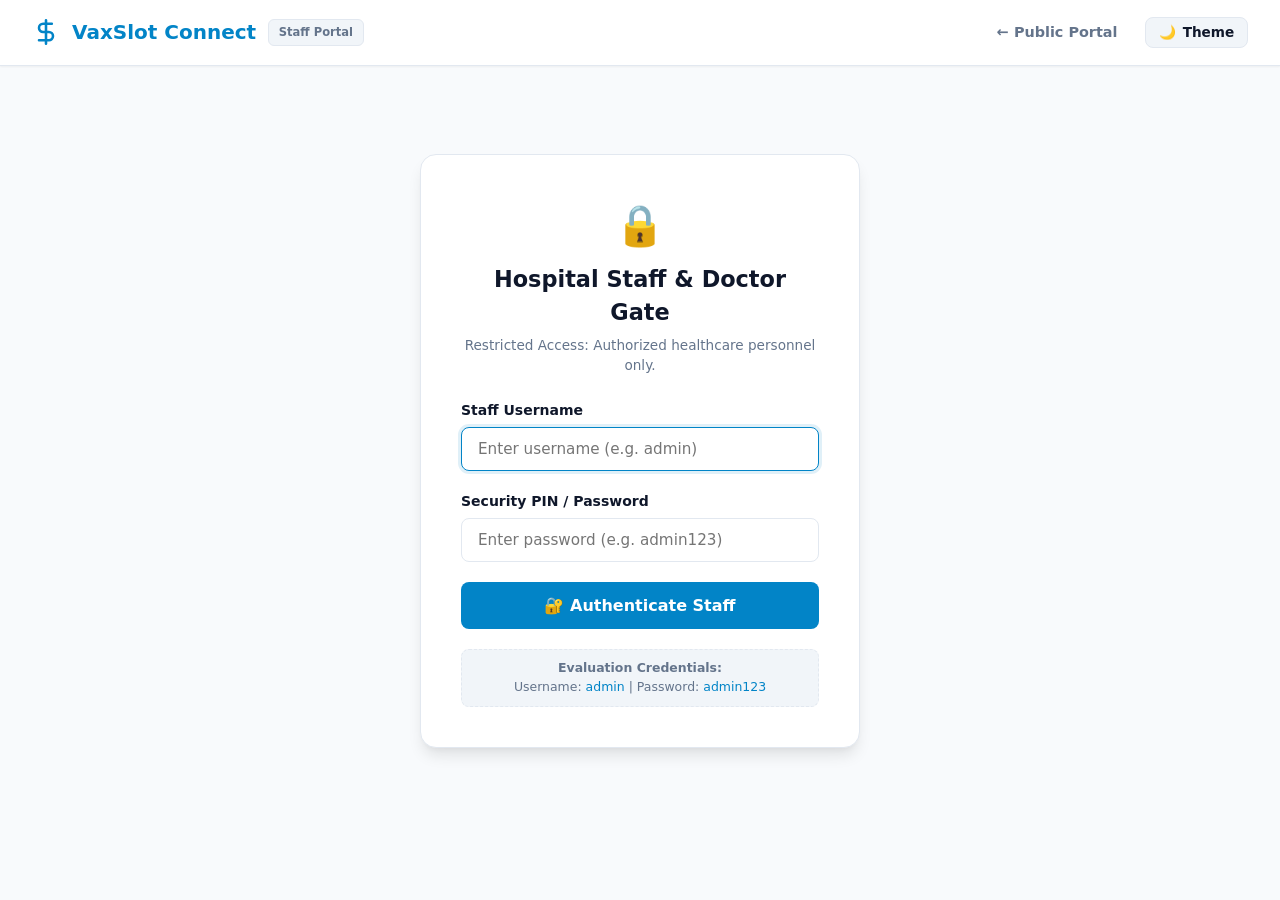
<file: web/admin.html>
<!DOCTYPE html>
<html lang="en">
<head>
  <meta charset="UTF-8">
  <meta name="viewport" content="width=device-width, initial-scale=1.0">
  <meta name="color-scheme" content="light dark">
  <script>
    try {
      const savedTheme = localStorage.getItem("color-scheme");
      if (savedTheme) {
        document.querySelector('meta[name="color-scheme"]').content = savedTheme;
      }
    } catch (e) {}
  </script>
  <title>Staff & Doctor Portal — VaxSlot Connect</title>
  <link rel="stylesheet" href="style.css">
  <style>
    .table-container {
      background: var(--bg-card);
      border-radius: var(--radius);
      border: 1px solid var(--border);
      overflow-x: auto;
      margin-top: 1rem;
      box-shadow: var(--shadow-sm);
    }
    table {
      width: 100%;
      border-collapse: collapse;
      text-align: left;
      font-size: 0.9rem;
    }
    th {
      background: var(--bg-subtle);
      padding: 0.85rem 1rem;
      font-weight: 600;
      color: var(--text-muted);
      border-bottom: 1px solid var(--border);
    }
    td {
      padding: 0.85rem 1rem;
      border-bottom: 1px solid var(--border);
      color: var(--text-main);
    }
    tr:hover {
      background: var(--bg-subtle);
    }
    .cert-card {
      border: 3px double #0284c7;
      border-radius: 12px;
      padding: 2rem;
      background: var(--bg-card);
      text-align: center;
      margin-bottom: 1.5rem;
    }
    .cert-header {
      border-bottom: 2px solid var(--border);
      padding-bottom: 1rem;
      margin-bottom: 1.5rem;
    }
    .login-container {
      max-width: 440px;
      margin: 3.5rem auto;
      background: var(--bg-card);
      padding: 2.5rem;
      border-radius: 16px;
      box-shadow: var(--shadow-lg);
      border: 1px solid var(--border);
      text-align: center;
      color: var(--text-main);
    }
    .admin-filter-bar {
      display: flex;
      justify-content: space-between;
      align-items: center;
      gap: 1rem;
      flex-wrap: wrap;
      margin-top: 1.5rem;
    }
    .admin-search-box {
      flex: 1;
      min-width: 260px;
    }
  </style>
</head>
<body>

  <!-- Navigation Bar -->
  <header class="navbar">
    <a href="index.html" class="nav-brand">
      <svg width="28" height="28" viewBox="0 0 24 24" fill="none" stroke="currentColor" stroke-width="2.2" stroke-linecap="round" stroke-linejoin="round">
        <path d="M12 2v20M17 5H9.5a3.5 3.5 0 0 0 0 7h5a3.5 3.5 0 0 1 0 7H6"/>
      </svg>
      <span>VaxSlot Connect</span>
      <span class="badge-dsa">Staff Portal</span>
    </a>
    <nav class="nav-links">
      <a href="index.html" class="nav-btn">← Public Portal</a>
      <div id="admin-user-nav" style="display: none; align-items: center; gap: 0.75rem;">
        <span class="badge badge-pincode" style="font-size: 0.8rem;">👨‍⚕️ Medical Officer (Verified)</span>
        <button class="nav-btn" onclick="handleAdminLogout()" style="background: var(--danger-light); color: var(--danger); border: 1px solid var(--border);">
          Logout
        </button>
      </div>
      <button id="theme-toggle-btn" class="theme-toggle-btn" onclick="toggleTheme()" title="Toggle Dark/Light Mode" aria-label="Toggle dark mode">
        <span class="theme-icon-light" aria-hidden="true">☀️</span>
        <span class="theme-icon-dark" aria-hidden="true">🌙</span>
        <span class="theme-text">Theme</span>
      </button>
    </nav>
  </header>

  <div class="container">

    <!-- Screen 1: Hospital Staff Login Gate -->
    <div id="admin-login-screen" class="login-container">
      <div style="font-size: 2.5rem; margin-bottom: 0.5rem;">🔒</div>
      <h2 style="font-size: 1.4rem; color: var(--text-main); margin-bottom: 0.3rem;">Hospital Staff & Doctor Gate</h2>
      <p style="font-size: 0.85rem; color: var(--text-muted); margin-bottom: 1.5rem;">
        Restricted Access: Authorized healthcare personnel only.
      </p>

      <form id="admin-login-form" onsubmit="handleAdminLogin(event)">
        <div class="form-group" style="text-align: left;">
          <label for="admin-username">Staff Username</label>
          <input type="text" id="admin-username" class="form-control" placeholder="Enter username (e.g. admin)" required autofocus>
        </div>
        <div class="form-group" style="text-align: left;">
          <label for="admin-password">Security PIN / Password</label>
          <input type="password" id="admin-password" class="form-control" placeholder="Enter password (e.g. admin123)" required>
        </div>
        <div id="admin-login-error" style="color: var(--danger); font-size: 0.85rem; margin-bottom: 1rem; display: none;"></div>

        <button type="submit" class="btn-submit" style="width: 100%;">
          🔐 Authenticate Staff
        </button>

        <div style="margin-top: 1.25rem; font-size: 0.78rem; background: var(--bg-subtle); padding: 0.6rem; border-radius: 8px; border: 1px dashed var(--border); color: var(--text-muted);">
          <strong>Evaluation Credentials:</strong><br>
          Username: <code style="color: var(--primary);">admin</code> | Password: <code style="color: var(--primary);">admin123</code>
        </div>
      </form>
    </div>

    <!-- Screen 2: Protected Admin Dashboard -->
    <div id="admin-dashboard" style="display: none;">
      <div class="hero" style="text-align: left; margin-bottom: 1.5rem; padding: 0;">
        <h1>Hospital Desk & Clinical Verification</h1>
        <p>Scan Token ID or enter Aadhaar number to verify patient arrivals, record vaccination, and generate official certificates.</p>
      </div>

      <!-- Quick Check-in & Search Box -->
      <div class="search-section" style="max-width: 720px; margin: 0 auto 2.25rem auto;">
        <h3 style="margin-bottom: 0.75rem; font-size: 1.15rem; color: var(--text-main); display: flex; align-items: center; gap: 0.4rem;">
          <span>⚡</span> Rapid Patient Check-in
        </h3>
        <p style="font-size: 0.85rem; color: var(--text-muted); margin-bottom: 1rem;">
          Type or scan the patient's Token ID (e.g., <code>VAC-2026-1001</code>) or 12-digit Aadhaar number:
        </p>
        <div style="display: flex; gap: 0.75rem;">
          <input 
            type="text" 
            id="verify-input" 
            class="form-control" 
            placeholder="Enter Token ID (e.g. VAC-2026-XXXX) or Aadhaar"
            onkeypress="if(event.key === 'Enter') verifyPatient()"
          />
          <button class="btn-submit" style="width: auto; padding: 0 1.5rem; white-space: nowrap;" onclick="verifyPatient()">
            Verify & Vaccinate
          </button>
        </div>
        <div id="verify-feedback" style="margin-top: 0.75rem; font-size: 0.9rem; display: none;"></div>
      </div>

      <!-- Visual Analytics & KPI Dashboard -->
      <div class="analytics-grid">
        <!-- Card 1: Vaccine Market Distribution -->
        <div class="analytics-card">
          <h4>💉 Vaccine Distribution</h4>
          <div class="bar-row">
            <div class="bar-label"><span>Covishield</span><span id="stat-covishield-count">0 (0%)</span></div>
            <div class="bar-track"><div id="bar-covishield" class="bar-fill blue" style="width: 0%;"></div></div>
          </div>
          <div class="bar-row">
            <div class="bar-label"><span>Covaxin</span><span id="stat-covaxin-count">0 (0%)</span></div>
            <div class="bar-track"><div id="bar-covaxin" class="bar-fill green" style="width: 0%;"></div></div>
          </div>
          <div class="bar-row">
            <div class="bar-label"><span>Pfizer</span><span id="stat-pfizer-count">0 (0%)</span></div>
            <div class="bar-track"><div id="bar-pfizer" class="bar-fill purple" style="width: 0%;"></div></div>
          </div>
        </div>

        <!-- Card 2: Age Demographics -->
        <div class="analytics-card">
          <h4>👥 Patient Age Demographics</h4>
          <div class="bar-row">
            <div class="bar-label"><span>Senior Citizens (60+) [Priority]</span><span id="stat-seniors-count">0</span></div>
            <div class="bar-track"><div id="bar-seniors" class="bar-fill amber" style="width: 0%;"></div></div>
          </div>
          <div class="bar-row">
            <div class="bar-label"><span>Adults (18 - 59)</span><span id="stat-adults-count">0</span></div>
            <div class="bar-track"><div id="bar-adults" class="bar-fill blue" style="width: 0%;"></div></div>
          </div>
          <div class="bar-row">
            <div class="bar-label"><span>Youth (12 - 17)</span><span id="stat-youth-count">0</span></div>
            <div class="bar-track"><div id="bar-youth" class="bar-fill green" style="width: 0%;"></div></div>
          </div>
        </div>

        <!-- Card 3: Appointment Operational Status -->
        <div class="analytics-card">
          <h4>📊 Operational Overview</h4>
          <div class="bar-row">
            <div class="bar-label"><span>Vaccinated (Completed)</span><span id="stat-status-vax" style="color: #059669; font-weight: bold;">0</span></div>
          </div>
          <div class="bar-row">
            <div class="bar-label"><span>Active Confirmed Bookings</span><span id="stat-status-conf" style="color: #0284c7; font-weight: bold;">0</span></div>
          </div>
          <div class="bar-row">
            <div class="bar-label"><span>Priority Waitlist</span><span id="stat-status-wait" style="color: #d97706; font-weight: bold;">0</span></div>
          </div>
          <div class="bar-row">
            <div class="bar-label"><span>Cancelled Bookings</span><span id="stat-status-canc" style="color: #dc2626; font-weight: bold;">0</span></div>
          </div>
        </div>
      </div>

      <!-- Real-Time Center Vaccine Inventory & Stock Alerts -->
      <div class="search-section" style="margin-bottom: 2rem;">
        <div style="display: flex; justify-content: space-between; align-items: center; margin-bottom: 1rem; flex-wrap: wrap; gap: 0.5rem;">
          <div>
            <h3 style="font-size: 1.15rem; color: var(--text-main); display: flex; align-items: center; gap: 0.4rem;">
              <span>📦</span> Real-time Center Stock & Inventory Monitor
            </h3>
            <p style="font-size: 0.82rem; color: var(--text-muted);">Live dose quotas across all hospital hubs. Automatic alerts when stock drops below 8 doses.</p>
          </div>
          <button class="nav-btn" onclick="loadAdminInventory()" style="border: 1px solid var(--border); font-size: 0.8rem; cursor: pointer;">
            🔄 Refresh Stock
          </button>
        </div>
        <div id="admin-inventory-grid" style="display: grid; grid-template-columns: repeat(auto-fit, minmax(280px, 1fr)); gap: 1rem;">
          <!-- Dynamically populated -->
        </div>
      </div>

      <!-- Appointments Filter & Actions Bar -->
      <div class="admin-filter-bar">
        <div class="admin-search-box">
          <input 
            type="text" 
            id="admin-table-search" 
            class="form-control" 
            placeholder="🔍 Filter records by Patient, Token, ID or Hospital..." 
            oninput="filterAppointmentsTable()"
          />
        </div>
        <div style="display: flex; gap: 0.5rem; align-items: center; flex-wrap: wrap;">
          <button class="btn-submit" onclick="openWalkinModal()" style="width: auto; padding: 0.5rem 1rem; font-size: 0.85rem; background: var(--success-dark); display: inline-flex; align-items: center; gap: 0.4rem;">
            <span>⚡</span> Emergency Walk-in
          </button>
          <button class="nav-btn" onclick="openCapacityModal()" style="border: 1px solid var(--border); background: var(--bg-card); color: var(--text-main); cursor: pointer; display: inline-flex; align-items: center; gap: 0.4rem;">
            <span>📦</span> Manage Quotas
          </button>
          <button class="nav-btn primary" onclick="exportAuditCsv()" style="cursor: pointer; display: inline-flex; align-items: center; gap: 0.4rem;">
            📥 Export CSV
          </button>
          <button class="nav-btn" onclick="refreshAdminData()" style="border: 1px solid var(--border); cursor: pointer;">
            🔄 Refresh
          </button>
        </div>
      </div>

      <!-- Appointments Table -->
      <div class="table-container">
        <table>
          <thead>
            <tr>
              <th>Token ID</th>
              <th>Patient Name</th>
              <th>Age</th>
              <th>Hospital & Pincode</th>
              <th>Vaccine & Dose</th>
              <th>Slot Time</th>
              <th>Status</th>
              <th>Actions</th>
            </tr>
          </thead>
          <tbody id="appointments-tbody">
            <tr><td colspan="8" style="text-align: center; color: var(--text-muted);">Loading appointments...</td></tr>
          </tbody>
        </table>
      </div>
    </div>

  </div>

  <!-- Digital Vaccination Certificate Modal -->
  <div id="cert-modal" class="modal-overlay">
    <div class="modal-content" style="max-width: 580px;">
      <div class="modal-header">
        <h3 style="color: var(--primary);">Official Digital Certificate</h3>
        <button class="modal-close" onclick="closeCertModal()">&times;</button>
      </div>

      <div id="printable-certificate" class="cert-card">
        <div class="cert-header">
          <div style="font-size: 1.4rem; font-weight: 800; color: var(--text-main);">GOVERNMENT HEALTH AUTHORITY</div>
          <p style="font-size: 0.85rem; color: var(--text-muted);">Certificate for Infectious Disease Immunization</p>
        </div>

        <div style="margin-bottom: 1.5rem;">
          <span class="badge badge-available" style="font-size: 0.9rem; padding: 0.35rem 0.8rem;">VACCINATION COMPLETED</span>
        </div>

        <div class="receipt-details">
          <div class="receipt-row"><span>Beneficiary Name:</span><strong id="cert-patient-name">--</strong></div>
          <div class="receipt-row"><span>Aadhaar / ID:</span><span id="cert-patient-id">--</span></div>
          <div class="receipt-row"><span>Age / Gender:</span><span id="cert-age">--</span></div>
          <div class="receipt-row"><span>Vaccine Name:</span><strong id="cert-vaccine">--</strong></div>
          <div class="receipt-row"><span>Vaccination Center:</span><span id="cert-center">--</span></div>
          <div class="receipt-row"><span>Date & Timestamp:</span><span id="cert-date">--</span></div>
          <div class="receipt-row"><span>Certificate Token:</span><strong id="cert-token">--</strong></div>
        </div>

        <div id="cert-qr-box" class="qr-box" style="margin-top: 1.25rem;"></div>
        <p style="font-size: 0.72rem; color: var(--text-muted); margin-top: 0.5rem;">Secure Digitally Verifiable QR Code</p>
      </div>

      <div style="display: flex; gap: 0.75rem;">
        <button class="btn-submit" onclick="window.print()" style="background: var(--primary);">🖨️ Print Certificate</button>
        <button class="btn-submit" onclick="closeCertModal()" style="background: var(--bg-subtle); color: var(--text-main); border: 1px solid var(--border);">Close</button>
      </div>
    </div>
  </div>

  <!-- Emergency Walk-in Direct Registration Modal -->
  <div id="walkin-modal" class="modal-overlay">
    <div class="modal-content" style="max-width: 520px;">
      <div class="modal-header">
        <div>
          <h3 style="font-size: 1.25rem; font-weight: 700; color: var(--text-main);">⚡ Direct Walk-in Registration</h3>
          <p style="font-size: 0.85rem; color: var(--text-muted);">Emergency on-site patient intake & immediate vaccination</p>
        </div>
        <button class="modal-close" onclick="closeWalkinModal()">&times;</button>
      </div>

      <form id="walkin-form" onsubmit="submitAdminWalkin(event)">
        <div class="form-group">
          <label for="walkin-name">Patient Full Name *</label>
          <input type="text" id="walkin-name" class="form-control" placeholder="e.g. Ramesh Chandra" required>
        </div>

        <div class="form-group">
          <label for="walkin-id">Aadhaar / Govt ID *</label>
          <input type="text" id="walkin-id" class="form-control" placeholder="12-digit Aadhaar / ID" required>
        </div>

        <div style="display: grid; grid-template-columns: 1fr 1fr; gap: 1rem;">
          <div class="form-group">
            <label for="walkin-age">Age *</label>
            <input type="number" id="walkin-age" class="form-control" placeholder="Years" min="12" max="115" required>
          </div>
          <div class="form-group">
            <label for="walkin-phone">Mobile Phone</label>
            <input type="tel" id="walkin-phone" class="form-control" placeholder="10-digit number">
          </div>
        </div>

        <div style="display: grid; grid-template-columns: 1fr 1fr; gap: 1rem;">
          <div class="form-group">
            <label for="walkin-center">Hospital Center *</label>
            <select id="walkin-center" class="form-control" required onchange="updateWalkinSlotOptions()">
              <option value="C1">AIIMS New Delhi (Covishield)</option>
              <option value="C2">Max Super Speciality Saket (Covaxin)</option>
              <option value="C3">Apollo Hospital Bengaluru (Pfizer)</option>
              <option value="C4">Manipal Hospital Bengaluru (Covishield)</option>
              <option value="C5">Lilavati Hospital Mumbai (Covaxin)</option>
            </select>
          </div>
          <div class="form-group">
            <label for="walkin-dose">Dose *</label>
            <select id="walkin-dose" class="form-control">
              <option value="1">Dose 1 (Initial)</option>
              <option value="2">Dose 2 (Follow-up)</option>
            </select>
          </div>
        </div>

        <div class="form-group" style="background: var(--bg-subtle); padding: 0.75rem; border-radius: 8px; border: 1px solid var(--border);">
          <label style="display: flex; align-items: center; gap: 0.5rem; margin-bottom: 0; cursor: pointer;">
            <input type="checkbox" id="walkin-autovaccinate" checked style="width: 18px; height: 18px;">
            <span style="font-size: 0.85rem; font-weight: 600; color: var(--success-dark);">Administer & mark as VACCINATED immediately (Issue Certificate Now)</span>
          </label>
        </div>

        <div style="display: flex; gap: 0.75rem; margin-top: 1rem;">
          <button type="submit" class="btn-submit" style="background: var(--success-dark); flex: 2;">
            ⚡ Complete Walk-in Registration
          </button>
          <button type="button" class="btn-submit" onclick="closeWalkinModal()" style="background: var(--bg-subtle); color: var(--text-main); border: 1px solid var(--border); flex: 1;">
            Cancel
          </button>
        </div>
      </form>
    </div>
  </div>

  <!-- Slot Capacity & Quota Manager Modal -->
  <div id="capacity-modal" class="modal-overlay">
    <div class="modal-content" style="max-width: 650px;">
      <div class="modal-header">
        <div>
          <h3 style="font-size: 1.25rem; font-weight: 700; color: var(--text-main);">📦 Center Slot Quota Manager</h3>
          <p style="font-size: 0.85rem; color: var(--text-muted);">Increase available doses. Waiting patients will be automatically scheduled!</p>
        </div>
        <button class="modal-close" onclick="closeCapacityModal()">&times;</button>
      </div>

      <div id="capacity-center-list" style="display: flex; flex-direction: column; gap: 1rem;">
        <!-- Filled dynamically -->
      </div>
    </div>
  </div>

  <!-- Cancellation Confirmation Modal -->
  <div id="cancel-modal" class="modal-overlay">
    <div class="modal-content" style="max-width: 440px;">
      <div class="confirm-box">
        <div class="confirm-icon">⚠️</div>
        <div class="confirm-title">Cancel Appointment?</div>
        <div id="cancel-modal-msg" class="confirm-text">
          Are you sure you want to cancel this booking? If there are waitlisted patients, the slot will be automatically reallocated.
        </div>
        <div class="confirm-actions">
          <button id="cancel-confirm-btn" class="btn-submit" style="background: var(--danger); flex: 1;">
            Yes, Cancel Booking
          </button>
          <button class="btn-submit" onclick="closeCancelModal()" style="background: var(--bg-subtle); color: var(--text-main); border: 1px solid var(--border); flex: 1;">
            Keep Appointment
          </button>
        </div>
      </div>
    </div>
  </div>

  <!-- Toast Notification Floating Container -->
  <div id="toast-container" class="toast-container"></div>

  <script src="qrcode.min.js"></script>
  <script src="app.js"></script>
  <script>
    window.addEventListener('DOMContentLoaded', () => {
      checkAdminAuth();
    });
  </script>
</body>
</html>
</file>
<file: web/style.css>
:root {
  /* MANDATORY: Color-scheme root declaration supporting light and dark */
  color-scheme: light dark;

  --primary: #0284c7;
  --primary-dark: #0369a1;
  --primary-light: light-dark(#e0f2fe, #082f49);
  --success: #10b981;
  --success-dark: #059669;
  --success-light: light-dark(#d1fae5, #064e3b);
  --warning: #f59e0b;
  --warning-light: light-dark(#fef3c7, #451a03);
  --danger: #ef4444;
  --danger-light: light-dark(#fee2e2, #7f1d1d);
  --bg-main: light-dark(#f8fafc, #0b1120);
  --bg-card: light-dark(#ffffff, #1e293b);
  --bg-subtle: light-dark(#f1f5f9, #151e2e);
  --text-main: light-dark(#0f172a, #f1f5f9);
  --text-muted: light-dark(#64748b, #94a3b8);
  --border: light-dark(#e2e8f0, #334155);
  --border-focus: #38bdf8;
  --shadow-sm: 0 1px 2px 0 rgba(0, 0, 0, 0.05);
  --shadow-md: 0 4px 6px -1px rgba(0, 0, 0, 0.08), 0 2px 4px -2px rgba(0, 0, 0, 0.05);
  --shadow-lg: 0 10px 15px -3px rgba(0, 0, 0, 0.1), 0 4px 6px -4px rgba(0, 0, 0, 0.06);
  --shadow-xl: 0 20px 25px -5px rgba(0, 0, 0, 0.1), 0 8px 10px -6px rgba(0, 0, 0, 0.05);
  --radius: 12px;
  --radius-lg: 16px;
  accent-color: var(--primary);

  /* Override mappings when meta[name="color-scheme"] is explicitly set to dark */
  &:has(> head > meta[name="color-scheme"][content="dark"]) {
    color-scheme: dark;
    --bg-main: #0b1120;
    --bg-card: #1e293b;
    --bg-subtle: #151e2e;
    --text-main: #f1f5f9;
    --text-muted: #94a3b8;
    --border: #334155;
    --primary-light: #082f49;
    --success-light: #064e3b;
    --warning-light: #451a03;
    --danger-light: #7f1d1d;
  }

  /* Override mappings when meta[name="color-scheme"] is explicitly set to light */
  &:has(> head > meta[name="color-scheme"][content="light"]) {
    color-scheme: light;
    --bg-main: #f8fafc;
    --bg-card: #ffffff;
    --bg-subtle: #f1f5f9;
    --text-main: #0f172a;
    --text-muted: #64748b;
    --border: #e2e8f0;
    --primary-light: #e0f2fe;
    --success-light: #d1fae5;
    --warning-light: #fef3c7;
    --danger-light: #fee2e2;
  }
}

/* System dark theme preference fallback for broad browser support */
@media (prefers-color-scheme: dark) {
  :root:not(:has(> head > meta[name="color-scheme"][content="light"])) {
    --bg-main: #0b1120;
    --bg-card: #1e293b;
    --bg-subtle: #151e2e;
    --text-main: #f1f5f9;
    --text-muted: #94a3b8;
    --border: #334155;
    --primary-light: #082f49;
    --success-light: #064e3b;
    --warning-light: #451a03;
    --danger-light: #7f1d1d;
  }
}

* {
  margin: 0;
  padding: 0;
  box-sizing: border-box;
  font-family: 'Segoe UI', system-ui, -apple-system, BlinkMacSystemFont, Roboto, sans-serif;
}

body {
  background-color: var(--bg-main);
  color: var(--text-main);
  min-height: 100vh;
  display: flex;
  flex-direction: column;
  line-height: 1.5;
  transition: background-color 0.25s ease, color 0.25s ease;
}

/* Navbar */
.navbar {
  background: var(--bg-card);
  border-bottom: 1px solid var(--border);
  padding: 0.85rem 2rem;
  display: flex;
  justify-content: space-between;
  align-items: center;
  position: sticky;
  top: 0;
  z-index: 100;
  box-shadow: var(--shadow-sm);
}

.nav-brand {
  display: flex;
  align-items: center;
  gap: 0.75rem;
  font-size: 1.25rem;
  font-weight: 700;
  color: var(--primary);
  text-decoration: none;
}

.nav-brand span.badge-dsa {
  background: var(--bg-subtle);
  color: var(--text-muted);
  font-size: 0.72rem;
  padding: 0.25rem 0.6rem;
  border-radius: 6px;
  font-weight: 600;
  border: 1px solid var(--border);
}

.nav-links {
  display: flex;
  gap: 0.75rem;
  align-items: center;
}

.nav-btn {
  text-decoration: none;
  font-size: 0.9rem;
  font-weight: 600;
  padding: 0.5rem 1rem;
  border-radius: 8px;
  transition: all 0.2s ease;
  color: var(--text-muted);
  cursor: pointer;
  border: none;
  background: transparent;
  display: inline-flex;
  align-items: center;
  gap: 0.4rem;
}

.nav-btn:hover, .nav-btn.active {
  color: var(--primary);
  background: var(--primary-light);
}

.nav-btn.primary {
  background: var(--primary);
  color: white;
}

.nav-btn.primary:hover {
  background: var(--primary-dark);
}

/* Theme Toggle Button (Light / Dark Mode Switcher) */
.theme-toggle-btn {
  display: inline-flex;
  align-items: center;
  gap: 0.4rem;
  background: var(--bg-subtle);
  color: var(--text-main);
  border: 1px solid var(--border);
  padding: 0.42rem 0.8rem;
  border-radius: 8px;
  cursor: pointer;
  font-size: 0.85rem;
  font-weight: 600;
  transition: all 0.2s ease;
  user-select: none;
}

.theme-toggle-btn:hover {
  border-color: var(--primary);
  background: var(--primary-light);
  color: var(--primary-dark);
}

.theme-toggle-btn .theme-icon-light {
  display: none;
}
.theme-toggle-btn .theme-icon-dark {
  display: inline-block;
}

/* Branching for dark mode */
:root:has(> head > meta[name="color-scheme"][content="dark"]) .theme-toggle-btn .theme-icon-light {
  display: inline-block;
}
:root:has(> head > meta[name="color-scheme"][content="dark"]) .theme-toggle-btn .theme-icon-dark {
  display: none;
}

@media (prefers-color-scheme: dark) {
  :root:not(:has(> head > meta[name="color-scheme"][content="light"])) .theme-toggle-btn .theme-icon-light {
    display: inline-block;
  }
  :root:not(:has(> head > meta[name="color-scheme"][content="light"])) .theme-toggle-btn .theme-icon-dark {
    display: none;
  }
}

/* Main Container */
.container {
  max-width: 1200px;
  margin: 0 auto;
  padding: 2rem 1.5rem;
  flex: 1;
  width: 100%;
}

/* Welcome Hero */
.hero {
  text-align: center;
  margin-bottom: 2rem;
  padding: 1.5rem 1rem 0 1rem;
}

.hero-pill {
  display: inline-flex;
  align-items: center;
  gap: 0.4rem;
  background: var(--primary-light);
  color: var(--primary-dark);
  padding: 0.35rem 0.85rem;
  border-radius: 9999px;
  font-size: 0.82rem;
  font-weight: 600;
  margin-bottom: 0.75rem;
}

.hero h1 {
  font-size: 2.25rem;
  font-weight: 800;
  color: var(--text-main);
  margin-bottom: 0.6rem;
  letter-spacing: -0.02em;
}

.hero p {
  color: var(--text-muted);
  font-size: 1.1rem;
  max-width: 680px;
  margin: 0 auto;
}

/* How It Works - 3 Step Visual Guide */
.how-it-works-grid {
  display: grid;
  grid-template-columns: repeat(3, 1fr);
  gap: 1.25rem;
  margin: 2rem 0 2.5rem 0;
}

.step-card {
  background: var(--bg-card);
  border: 1px solid var(--border);
  border-radius: var(--radius);
  padding: 1.25rem 1.25rem 1.25rem 1.25rem;
  box-shadow: var(--shadow-sm);
  display: flex;
  align-items: flex-start;
  gap: 1rem;
  position: relative;
  transition: all 0.2s ease;
}

.step-card:hover {
  transform: translateY(-2px);
  box-shadow: var(--shadow-md);
  border-color: var(--border-focus);
}

.step-badge-num {
  width: 38px;
  height: 38px;
  border-radius: 10px;
  background: var(--primary-light);
  color: var(--primary);
  display: flex;
  align-items: center;
  justify-content: center;
  font-size: 1.15rem;
  font-weight: 700;
  flex-shrink: 0;
}

.step-card-content h3 {
  font-size: 0.95rem;
  font-weight: 700;
  color: var(--text-main);
  margin-bottom: 0.25rem;
}

.step-card-content p {
  font-size: 0.82rem;
  color: var(--text-muted);
  line-height: 1.4;
}

/* Live Stats */
.stats-grid {
  display: grid;
  grid-template-columns: repeat(auto-fit, minmax(200px, 1fr));
  gap: 1.25rem;
  margin-bottom: 2.25rem;
}

.stat-card {
  background: var(--bg-card);
  padding: 1.25rem;
  border-radius: var(--radius);
  border: 1px solid var(--border);
  box-shadow: var(--shadow-sm);
  display: flex;
  align-items: center;
  gap: 1rem;
  transition: transform 0.2s ease;
}

.stat-card:hover {
  transform: translateY(-2px);
  box-shadow: var(--shadow-md);
}

.stat-icon {
  width: 48px;
  height: 48px;
  border-radius: 10px;
  display: flex;
  align-items: center;
  justify-content: center;
  font-size: 1.5rem;
}

.stat-icon.blue { background: var(--primary-light); color: var(--primary); }
.stat-icon.green { background: var(--success-light); color: var(--success); }
.stat-icon.amber { background: var(--warning-light); color: var(--warning); }
.stat-icon.purple { background: #f3e8ff; color: #9333ea; }

.stat-info h3 {
  font-size: 1.6rem;
  font-weight: 700;
  color: var(--text-main);
  line-height: 1.2;
}

.stat-info p {
  font-size: 0.82rem;
  color: var(--text-muted);
  font-weight: 500;
}

/* Search Box & Quick Filter Section */
.search-section {
  background: var(--bg-card);
  padding: 1.5rem;
  border-radius: var(--radius);
  border: 1px solid var(--border);
  box-shadow: var(--shadow-sm);
  margin-bottom: 2rem;
}

.search-bar-wrapper {
  position: relative;
  display: flex;
  gap: 0.75rem;
  align-items: stretch;
}

.search-input-box {
  position: relative;
  flex: 1;
  display: flex;
  align-items: center;
}

.search-input-box span.search-icon-inside {
  position: absolute;
  left: 1rem;
  font-size: 1.1rem;
  color: #94a3b8;
  pointer-events: none;
}

.search-input {
  width: 100%;
  padding: 0.85rem 2.5rem 0.85rem 2.85rem;
  font-size: 1rem;
  border: 2px solid var(--border);
  border-radius: 10px;
  outline: none;
  transition: all 0.2s ease;
  background: var(--bg-subtle);
  color: var(--text-main);
}

.search-input:focus {
  border-color: var(--primary);
  background: var(--bg-card);
  box-shadow: 0 0 0 3px rgba(2, 132, 199, 0.15);
}

.search-clear-btn {
  position: absolute;
  right: 0.85rem;
  background: none;
  border: none;
  font-size: 1.1rem;
  color: #94a3b8;
  cursor: pointer;
  display: none;
  padding: 0.2rem;
}

.search-clear-btn:hover {
  color: var(--text-main);
}

.btn-search-action {
  padding: 0.85rem 1.35rem;
  border-radius: 10px;
  font-size: 0.95rem;
  font-weight: 600;
  cursor: pointer;
  border: none;
  transition: all 0.2s ease;
  display: inline-flex;
  align-items: center;
  gap: 0.4rem;
  white-space: nowrap;
}

.btn-nearest {
  background: var(--text-main);
  color: var(--bg-main);
}

.btn-nearest:hover {
  background: var(--primary);
  color: #ffffff;
  transform: translateY(-1px);
}

.btn-reset {
  background: var(--bg-subtle);
  color: var(--text-main);
  border: 1px solid var(--border);
}

.btn-reset:hover {
  background: var(--primary-light);
  color: var(--primary-dark);
}

/* Quick Filter Chips */
.quick-filter-bar {
  display: flex;
  align-items: center;
  gap: 0.5rem;
  margin-top: 1rem;
  flex-wrap: wrap;
}

.filter-label {
  font-size: 0.82rem;
  font-weight: 600;
  color: var(--text-muted);
  margin-right: 0.25rem;
}

.filter-chip {
  background: var(--bg-subtle);
  border: 1px solid var(--border);
  border-radius: 9999px;
  padding: 0.35rem 0.85rem;
  font-size: 0.82rem;
  font-weight: 600;
  color: var(--text-muted);
  cursor: pointer;
  transition: all 0.2s ease;
  user-select: none;
}

.filter-chip:hover {
  border-color: var(--primary);
  color: var(--primary);
  background: var(--primary-light);
}

.filter-chip.active {
  background: var(--primary);
  color: #ffffff;
  border-color: var(--primary);
}

/* Live Postal API Auto-Detection Card */
.pincode-detected-card {
  margin-top: 1rem;
  background: var(--primary-light);
  border: 1.5px solid var(--border);
  border-radius: 10px;
  padding: 0.85rem 1.15rem;
  display: flex;
  align-items: center;
  gap: 0.85rem;
  box-shadow: var(--shadow-sm);
  animation: fadeInDown 0.25s ease-out;
}

@keyframes fadeInDown {
  from { opacity: 0; transform: translateY(-6px); }
  to { opacity: 1; transform: translateY(0); }
}

.pincode-detected-icon {
  font-size: 1.75rem;
  line-height: 1;
}

.pincode-detected-info {
  flex: 1;
}

.pincode-detected-title {
  font-size: 0.95rem;
  font-weight: 700;
  color: var(--primary);
}

.pincode-detected-sub {
  font-size: 0.82rem;
  color: var(--text-muted);
  margin-top: 0.15rem;
}

.search-helper-text {
  font-size: 0.82rem;
  color: var(--text-muted);
  margin-top: 0.75rem;
  display: flex;
  align-items: center;
  justify-content: space-between;
}

/* Centers Grid */
.centers-header-row {
  display: flex;
  justify-content: space-between;
  align-items: center;
  margin-bottom: 1rem;
}

.centers-header-row h2 {
  font-size: 1.35rem;
  font-weight: 700;
  color: var(--text-main);
  display: flex;
  align-items: center;
  gap: 0.5rem;
}

.centers-count-badge {
  font-size: 0.82rem;
  font-weight: 600;
  background: var(--bg-subtle);
  color: var(--text-muted);
  border: 1px solid var(--border);
  padding: 0.2rem 0.6rem;
  border-radius: 6px;
}

.centers-grid {
  display: grid;
  grid-template-columns: repeat(auto-fill, minmax(360px, 1fr));
  gap: 1.5rem;
  margin-bottom: 3.5rem;
}

.center-card {
  background: var(--bg-card);
  border-radius: var(--radius);
  border: 1px solid var(--border);
  padding: 1.5rem;
  box-shadow: var(--shadow-sm);
  display: flex;
  flex-direction: column;
  justify-content: space-between;
  transition: all 0.2s ease;
}

.center-card:hover {
  box-shadow: var(--shadow-md);
  border-color: var(--border-focus);
}

.center-header {
  margin-bottom: 1rem;
}

.center-title {
  font-size: 1.2rem;
  font-weight: 700;
  color: var(--text-main);
  margin-bottom: 0.35rem;
}

.center-address {
  font-size: 0.86rem;
  color: var(--text-muted);
  line-height: 1.4;
  margin-bottom: 0.65rem;
}

.center-badges {
  display: flex;
  gap: 0.5rem;
  margin-top: 0.5rem;
  flex-wrap: wrap;
}

.badge {
  font-size: 0.75rem;
  font-weight: 600;
  padding: 0.28rem 0.65rem;
  border-radius: 6px;
  display: inline-flex;
  align-items: center;
  gap: 0.3rem;
}

.badge-vaccine { background: var(--primary-light); color: var(--primary); border: 1px solid var(--border); }
.badge-pincode { background: var(--bg-subtle); color: var(--text-muted); border: 1px solid var(--border); }
.badge-available { background: var(--success-light); color: var(--success); border: 1px solid var(--success); }
.badge-distance { background: var(--warning-light); color: var(--warning); border: 1px solid var(--border); }

.btn-map {
  background: var(--primary-light);
  color: var(--primary);
  border: 1px solid var(--border);
  border-radius: 8px;
  padding: 0.35rem 0.75rem;
  font-size: 0.78rem;
  font-weight: 600;
  cursor: pointer;
  display: inline-flex;
  align-items: center;
  gap: 0.35rem;
  transition: all 0.2s ease;
  white-space: nowrap;
}

.btn-map:hover {
  background: var(--primary);
  color: white;
}

.map-container {
  width: 100%;
  height: 340px;
  border-radius: 12px;
  overflow: hidden;
  border: 1px solid var(--border);
  margin: 1rem 0;
  box-shadow: var(--shadow-sm);
}

.map-frame {
  width: 100%;
  height: 100%;
  border: none;
}

.slots-title {
  font-size: 0.8rem;
  font-weight: 700;
  text-transform: uppercase;
  letter-spacing: 0.5px;
  color: var(--text-muted);
  margin-top: 1rem;
  margin-bottom: 0.6rem;
  display: flex;
  justify-content: space-between;
}

.slots-container {
  display: grid;
  grid-template-columns: repeat(2, 1fr);
  gap: 0.65rem;
}

.slot-btn {
  background: var(--bg-card);
  border: 1.5px solid var(--border);
  border-radius: 10px;
  padding: 0.7rem 0.6rem;
  text-align: center;
  cursor: pointer;
  transition: all 0.2s ease;
  display: flex;
  flex-direction: column;
  gap: 0.2rem;
  align-items: center;
}

.slot-btn:hover:not(.slot-full) {
  border-color: var(--primary);
  background: var(--primary-light);
  transform: translateY(-1px);
}

.slot-time {
  font-size: 0.84rem;
  font-weight: 700;
  color: var(--text-main);
}

.slot-count {
  font-size: 0.75rem;
  color: var(--success-dark);
  font-weight: 600;
  display: flex;
  align-items: center;
  gap: 0.3rem;
}

.slot-dot {
  width: 7px;
  height: 7px;
  border-radius: 50%;
  display: inline-block;
}

.slot-dot.green { background: #10b981; }
.slot-dot.amber { background: #f59e0b; }

.slot-full {
  background: var(--warning-light);
  border-color: var(--warning);
  cursor: pointer;
}

.slot-full:hover {
  border-color: var(--warning);
  background: var(--warning-light);
  filter: brightness(0.95);
}

.slot-full .slot-count {
  color: var(--warning);
}

/* Modals */
.modal-overlay {
  position: fixed;
  top: 0;
  left: 0;
  width: 100vw;
  height: 100vh;
  background: rgba(15, 23, 42, 0.65);
  backdrop-filter: blur(4px);
  display: none;
  align-items: center;
  justify-content: center;
  z-index: 200;
  padding: 1rem;
}

.modal-content {
  background: var(--bg-card);
  color: var(--text-main);
  border: 1px solid var(--border);
  border-radius: var(--radius-lg);
  width: 100%;
  max-width: 540px;
  max-height: 90vh;
  overflow-y: auto;
  padding: 2rem;
  box-shadow: var(--shadow-xl);
  position: relative;
  animation: modalFadeIn 0.22s ease-out;
}

@keyframes modalFadeIn {
  from { opacity: 0; transform: translateY(12px) scale(0.97); }
  to { opacity: 1; transform: translateY(0) scale(1); }
}

.modal-header {
  display: flex;
  justify-content: space-between;
  align-items: flex-start;
  margin-bottom: 1.25rem;
  padding-bottom: 0.75rem;
  border-bottom: 1px solid var(--border);
}

.modal-close {
  background: var(--bg-subtle);
  border: 1px solid var(--border);
  width: 32px;
  height: 32px;
  border-radius: 50%;
  font-size: 1.25rem;
  cursor: pointer;
  color: var(--text-muted);
  display: flex;
  align-items: center;
  justify-content: center;
  transition: all 0.2s ease;
}

.modal-close:hover {
  background: var(--border);
  color: var(--text-main);
}

/* Booking Center Summary Card inside Modal */
.modal-center-recap {
  background: var(--bg-subtle);
  border: 1px solid var(--border);
  border-radius: 10px;
  padding: 0.85rem 1rem;
  margin-bottom: 1.25rem;
  display: flex;
  justify-content: space-between;
  align-items: center;
}

.modal-center-recap-left h4 {
  font-size: 0.95rem;
  font-weight: 700;
  color: var(--text-main);
}

.modal-center-recap-left p {
  font-size: 0.8rem;
  color: var(--text-muted);
}

.modal-center-recap-right {
  text-align: right;
}

.modal-center-recap-right .slot-badge {
  background: var(--primary-light);
  color: var(--primary);
  border: 1px solid var(--border);
  font-weight: 700;
  font-size: 0.8rem;
  padding: 0.25rem 0.6rem;
  border-radius: 6px;
}

/* Form Styling */
.form-group {
  margin-bottom: 1.25rem;
}

.form-group label {
  display: block;
  font-size: 0.875rem;
  font-weight: 600;
  margin-bottom: 0.4rem;
  color: var(--text-main);
}

.form-control {
  width: 100%;
  padding: 0.75rem 1rem;
  border: 1.5px solid var(--border);
  border-radius: 8px;
  font-size: 0.95rem;
  outline: none;
  transition: border-color 0.2s ease, background 0.2s ease, color 0.2s ease;
  background: var(--bg-card);
  color: var(--text-main);
}

.form-control:focus {
  border-color: var(--primary);
  box-shadow: 0 0 0 3px rgba(2, 132, 199, 0.12);
}

.form-hint {
  font-size: 0.78rem;
  color: var(--text-muted);
  margin-top: 0.3rem;
}

/* Dose Selector */
.dose-selector {
  display: grid;
  grid-template-columns: 1fr 1fr;
  gap: 0.75rem;
  margin-bottom: 1rem;
}

.dose-card-btn {
  border: 2px solid var(--border);
  border-radius: 10px;
  padding: 0.75rem;
  background: var(--bg-card);
  cursor: pointer;
  text-align: left;
  transition: all 0.2s ease;
}

.dose-card-btn:hover {
  border-color: var(--border-focus);
}

.dose-card-btn.active {
  border-color: var(--primary);
  background: var(--primary-light);
}

.dose-card-btn .dose-title {
  font-weight: 700;
  font-size: 0.9rem;
  color: var(--text-main);
}

.dose-card-btn.active .dose-title {
  color: var(--primary);
}

.dose-card-btn .dose-subtitle {
  font-size: 0.75rem;
  color: var(--text-muted);
  margin-top: 0.2rem;
}

.interval-feedback {
  font-size: 0.82rem;
  padding: 0.75rem 1rem;
  border-radius: 8px;
  margin-top: 0.6rem;
  display: none;
  line-height: 1.45;
}

.interval-eligible {
  background: var(--success-light);
  color: var(--success);
  border: 1px solid var(--success);
}

.interval-ineligible {
  background: var(--danger-light);
  color: var(--danger);
  border: 1px solid var(--danger);
}

.priority-preview {
  background: var(--bg-subtle);
  border: 1.5px dashed var(--border);
  border-radius: 10px;
  padding: 0.85rem 1rem;
  margin-bottom: 1.25rem;
  font-size: 0.85rem;
  color: var(--text-main);
}

.priority-score {
  font-weight: 700;
  color: var(--primary);
}

.btn-submit {
  width: 100%;
  background: var(--primary);
  color: white;
  padding: 0.85rem;
  border-radius: 8px;
  border: none;
  font-size: 1rem;
  font-weight: 600;
  cursor: pointer;
  transition: all 0.2s ease;
  display: flex;
  align-items: center;
  justify-content: center;
  gap: 0.4rem;
}

.btn-submit:hover {
  background: var(--primary-dark);
  transform: translateY(-1px);
}

/* Official Appointment Slip */
.receipt-card {
  border: 2px dashed #0284c7;
  border-radius: 14px;
  padding: 1.75rem;
  background: var(--bg-card);
  margin-bottom: 1.5rem;
  text-align: center;
  position: relative;
}

.receipt-header {
  border-bottom: 2px solid var(--border);
  padding-bottom: 0.75rem;
  margin-bottom: 1.25rem;
}

.receipt-header h4 {
  font-size: 1rem;
  font-weight: 800;
  color: var(--text-main);
  letter-spacing: 0.5px;
}

.receipt-token {
  font-size: 1.6rem;
  font-weight: 800;
  letter-spacing: 1.5px;
  color: var(--primary);
  margin: 0.4rem 0;
  font-family: monospace, sans-serif;
}

.qr-box {
  display: flex;
  justify-content: center;
  align-items: center;
  margin: 1rem auto;
  padding: 10px;
  background: white;
  border: 1px solid var(--border);
  border-radius: 10px;
  width: 170px;
  height: 170px;
  box-shadow: var(--shadow-sm);
}

.receipt-details {
  text-align: left;
  font-size: 0.9rem;
  margin-top: 1.25rem;
  border-top: 1px solid var(--border);
  padding-top: 1rem;
}

.receipt-row {
  display: flex;
  justify-content: space-between;
  margin-bottom: 0.5rem;
}

.receipt-row span {
  color: var(--text-muted);
}

.receipt-checklist {
  margin-top: 1rem;
  background: var(--bg-subtle);
  border-radius: 8px;
  padding: 0.75rem;
  font-size: 0.78rem;
  color: var(--text-muted);
  text-align: left;
}

.receipt-checklist ul {
  padding-left: 1.2rem;
  margin-top: 0.3rem;
}

/* FAQ / Help Section */
.faq-section {
  background: var(--bg-card);
  border: 1px solid var(--border);
  border-radius: var(--radius);
  padding: 2rem;
  box-shadow: var(--shadow-sm);
  margin-top: 2rem;
  margin-bottom: 3rem;
}

.faq-section h2 {
  font-size: 1.4rem;
  font-weight: 700;
  color: var(--text-main);
  margin-bottom: 0.5rem;
  display: flex;
  align-items: center;
  gap: 0.5rem;
}

.faq-section > p {
  color: var(--text-muted);
  font-size: 0.9rem;
  margin-bottom: 1.5rem;
}

.faq-grid {
  display: grid;
  grid-template-columns: repeat(2, 1fr);
  gap: 1.25rem;
}

.faq-item {
  background: var(--bg-subtle);
  border: 1px solid var(--border);
  border-radius: 10px;
  padding: 1.2rem;
}

.faq-item h3 {
  font-size: 0.95rem;
  font-weight: 700;
  color: var(--text-main);
  margin-bottom: 0.4rem;
}

.faq-item p {
  font-size: 0.85rem;
  color: var(--text-muted);
  line-height: 1.5;
}

/* Toast Notifications System */
.toast-container {
  position: fixed;
  bottom: 24px;
  right: 24px;
  z-index: 9999;
  display: flex;
  flex-direction: column;
  gap: 10px;
  max-width: 420px;
  pointer-events: none;
}

.toast {
  pointer-events: auto;
  background: var(--bg-card);
  border-radius: 10px;
  padding: 1rem 1.25rem;
  box-shadow: var(--shadow-lg);
  border-left: 5px solid var(--primary);
  display: flex;
  align-items: flex-start;
  gap: 0.75rem;
  animation: toastSlideIn 0.3s cubic-bezier(0.16, 1, 0.3, 1);
  transition: all 0.25s ease;
  font-size: 0.9rem;
  color: var(--text-main);
  border: 1px solid var(--border);
}

@keyframes toastSlideIn {
  from { opacity: 0; transform: translateX(50px); }
  to { opacity: 1; transform: translateX(0); }
}

.toast.toast-fadeout {
  opacity: 0;
  transform: translateX(50px);
}

.toast.toast-success {
  border-left: 5px solid #10b981;
}

.toast.toast-warning {
  border-left: 5px solid #f59e0b;
}

.toast.toast-error {
  border-left: 5px solid #ef4444;
}

.toast-icon {
  font-size: 1.25rem;
  line-height: 1;
}

.toast-body {
  flex: 1;
}

.toast-title {
  font-weight: 700;
  margin-bottom: 0.2rem;
  font-size: 0.92rem;
}

.toast-msg {
  font-size: 0.82rem;
  color: var(--text-muted);
  line-height: 1.4;
}

.toast-close-btn {
  background: none;
  border: none;
  font-size: 1.1rem;
  color: #94a3b8;
  cursor: pointer;
  padding: 0;
  line-height: 1;
}

.toast-close-btn:hover {
  color: var(--text-main);
}

/* Analytics Grid */
.analytics-grid {
  display: grid;
  grid-template-columns: repeat(auto-fit, minmax(280px, 1fr));
  gap: 1.25rem;
  margin-bottom: 2rem;
}

.analytics-card {
  background: var(--bg-card);
  border-radius: var(--radius);
  border: 1px solid var(--border);
  padding: 1.25rem;
  box-shadow: var(--shadow-sm);
}

.analytics-card h4 {
  font-size: 0.95rem;
  color: var(--text-main);
  margin-bottom: 1rem;
  display: flex;
  align-items: center;
  gap: 0.5rem;
}

.bar-row {
  margin-bottom: 0.75rem;
}

.bar-label {
  display: flex;
  justify-content: space-between;
  font-size: 0.8rem;
  font-weight: 600;
  color: var(--text-muted);
  margin-bottom: 0.3rem;
}

.bar-track {
  width: 100%;
  height: 10px;
  background: var(--bg-subtle);
  border-radius: 5px;
  overflow: hidden;
}

.bar-fill {
  height: 100%;
  border-radius: 5px;
  transition: width 0.4s ease;
}

.bar-fill.blue { background: var(--primary); }
.bar-fill.green { background: var(--success); }
.bar-fill.purple { background: #9333ea; }
.bar-fill.amber { background: var(--warning); }
.bar-fill.red { background: var(--danger); }

/* Confirmation Dialog Modal */
.confirm-box {
  text-align: center;
  padding: 1rem 0 0.5rem 0;
}

.confirm-icon {
  font-size: 2.8rem;
  margin-bottom: 0.75rem;
}

.confirm-title {
  font-size: 1.2rem;
  font-weight: 700;
  color: var(--text-main);
  margin-bottom: 0.5rem;
}

.confirm-text {
  font-size: 0.9rem;
  color: var(--text-muted);
  margin-bottom: 1.5rem;
}

.confirm-actions {
  display: flex;
  gap: 0.75rem;
  justify-content: center;
}

/* Footer */
footer.main-footer {
  background: var(--bg-card);
  border-top: 1px solid var(--border);
  padding: 1.5rem 2rem;
  text-align: center;
  font-size: 0.85rem;
  color: var(--text-muted);
  margin-top: auto;
}

/* Mobile Responsive */
@media (max-width: 768px) {
  .navbar {
    padding: 0.75rem 1rem;
  }
  .container {
    padding: 1rem;
  }
  .hero h1 {
    font-size: 1.75rem;
  }
  .how-it-works-grid {
    grid-template-columns: 1fr;
    gap: 0.75rem;
  }
  .search-bar-wrapper {
    flex-direction: column;
  }
  .btn-search-action {
    width: 100%;
    justify-content: center;
  }
  .centers-grid {
    grid-template-columns: 1fr;
  }
  .faq-grid {
    grid-template-columns: 1fr;
  }
  .toast-container {
    left: 16px;
    right: 16px;
    bottom: 16px;
    max-width: 100%;
  }
}

/* Simulated Phone / SMS Notification System */
.sms-popup-wrapper {
  position: fixed;
  top: 20px;
  right: 20px;
  z-index: 10000;
  display: flex;
  flex-direction: column;
  gap: 12px;
  max-width: 380px;
  pointer-events: none;
}

.sms-banner {
  pointer-events: auto;
  background: rgba(15, 23, 42, 0.95);
  backdrop-filter: blur(8px);
  color: #ffffff;
  border-radius: 16px;
  padding: 1rem 1.25rem;
  box-shadow: 0 12px 24px -4px rgba(0, 0, 0, 0.3);
  border: 1px solid rgba(255, 255, 255, 0.15);
  display: flex;
  align-items: flex-start;
  gap: 0.85rem;
  animation: phoneBannerIn 0.35s cubic-bezier(0.16, 1, 0.3, 1);
  transition: all 0.3s ease;
  cursor: pointer;
}

@keyframes phoneBannerIn {
  from { opacity: 0; transform: translateY(-30px) scale(0.95); }
  to { opacity: 1; transform: translateY(0) scale(1); }
}

.sms-banner.fade-out {
  opacity: 0;
  transform: translateY(-20px);
}

.sms-app-icon {
  width: 36px;
  height: 36px;
  border-radius: 9px;
  background: #25D366;
  display: flex;
  align-items: center;
  justify-content: center;
  font-size: 1.25rem;
  flex-shrink: 0;
  color: white;
}

.sms-app-icon.sms {
  background: #0284c7;
}

.sms-banner-body {
  flex: 1;
}

.sms-banner-header {
  display: flex;
  justify-content: space-between;
  align-items: center;
  margin-bottom: 0.2rem;
}

.sms-app-name {
  font-size: 0.75rem;
  font-weight: 700;
  text-transform: uppercase;
  letter-spacing: 0.5px;
  color: #94a3b8;
}

.sms-banner-time {
  font-size: 0.72rem;
  color: #94a3b8;
}

.sms-banner-title {
  font-size: 0.9rem;
  font-weight: 700;
  color: #ffffff;
  margin-bottom: 0.2rem;
}

.sms-banner-text {
  font-size: 0.82rem;
  color: #cbd5e1;
  line-height: 1.4;
}

/* SMS Drawer */
.sms-drawer-overlay {
  position: fixed;
  top: 0;
  left: 0;
  width: 100vw;
  height: 100vh;
  background: rgba(15, 23, 42, 0.5);
  backdrop-filter: blur(2px);
  z-index: 999;
  display: none;
  justify-content: flex-end;
}

.sms-drawer-panel {
  background: var(--bg-card);
  width: 100%;
  max-width: 400px;
  height: 100vh;
  box-shadow: -4px 0 25px rgba(0, 0, 0, 0.25);
  display: flex;
  flex-direction: column;
  animation: drawerSlideIn 0.3s cubic-bezier(0.16, 1, 0.3, 1);
  border-left: 1px solid var(--border);
}

@keyframes drawerSlideIn {
  from { transform: translateX(100%); }
  to { transform: translateX(0); }
}

.sms-drawer-header {
  padding: 1.25rem 1.5rem;
  border-bottom: 1px solid var(--border);
  display: flex;
  justify-content: space-between;
  align-items: center;
  background: var(--bg-subtle);
}

.sms-drawer-list {
  flex: 1;
  overflow-y: auto;
  padding: 1.25rem;
  display: flex;
  flex-direction: column;
  gap: 1rem;
}

.sms-bubble-card {
  background: var(--bg-subtle);
  border: 1px solid var(--border);
  border-radius: 12px;
  padding: 1rem;
  box-shadow: var(--shadow-sm);
}

.sms-bubble-header {
  display: flex;
  justify-content: space-between;
  font-size: 0.78rem;
  color: var(--text-muted);
  margin-bottom: 0.4rem;
}

.sms-bubble-content {
  font-size: 0.85rem;
  color: var(--text-main);
  line-height: 1.45;
}

.unread-badge {
  background: #ef4444;
  color: white;
  font-size: 0.7rem;
  font-weight: 700;
  padding: 0.1rem 0.45rem;
  border-radius: 9999px;
  margin-left: 0.3rem;
}

/* Age Category Filter Bar */
.age-filter-bar {
  display: flex;
  align-items: center;
  gap: 0.5rem;
  margin-top: 0.75rem;
  flex-wrap: wrap;
  padding-top: 0.75rem;
  border-top: 1px dashed var(--border);
}

.age-chip {
  background: var(--bg-card);
  border: 1.5px solid var(--border);
  border-radius: 8px;
  padding: 0.35rem 0.85rem;
  font-size: 0.82rem;
  font-weight: 600;
  color: var(--text-muted);
  cursor: pointer;
  transition: all 0.2s ease;
  user-select: none;
}

.age-chip:hover {
  border-color: var(--primary);
  color: var(--primary);
  background: var(--primary-light);
}

.age-chip.active {
  background: var(--primary);
  color: #ffffff;
  border-color: var(--primary);
}

/* Low Stock Inventory Badges (Admin) */
.badge-low-stock {
  background: var(--danger-light);
  color: var(--danger);
  border: 1px solid var(--danger);
  font-weight: 700;
  padding: 0.25rem 0.6rem;
  border-radius: 6px;
  animation: pulseLowStock 2s infinite ease-in-out;
}

@keyframes pulseLowStock {
  0% { transform: scale(1); }
  50% { transform: scale(1.04); }
  100% { transform: scale(1); }
}

.badge-stock-ok {
  background: var(--success-light);
  color: var(--success);
  border: 1px solid var(--success);
  font-weight: 600;
  padding: 0.25rem 0.6rem;
  border-radius: 6px;
}

@media print {
  body * {
    visibility: hidden;
  }
  .receipt-card, .receipt-card * {
    visibility: visible;
  }
  .receipt-card {
    position: absolute;
    left: 0;
    top: 0;
    width: 100%;
    border: none;
  }
}

/* ==========================================================================
   Aarogya AI (Azure OpenAI) Assistant Styles
   ========================================================================== */
.ai-floating-btn {
  position: fixed;
  bottom: 1.5rem;
  right: 1.5rem;
  z-index: 1000;
  display: flex;
  align-items: center;
  gap: 0.5rem;
  background: linear-gradient(135deg, #4f46e5 0%, #06b6d4 100%);
  color: #ffffff;
  padding: 0.75rem 1.15rem;
  border-radius: 9999px;
  border: none;
  box-shadow: 0 10px 25px -5px rgba(79, 70, 229, 0.4), 0 8px 10px -6px rgba(79, 70, 229, 0.2);
  cursor: pointer;
  font-weight: 700;
  font-size: 0.9rem;
  transition: all 0.25s cubic-bezier(0.16, 1, 0.3, 1);
  animation: pulseAiGlow 3s infinite;
}

.ai-floating-btn:hover {
  transform: translateY(-3px) scale(1.03);
  box-shadow: 0 14px 30px -5px rgba(79, 70, 229, 0.55);
}

@keyframes pulseAiGlow {
  0% { box-shadow: 0 0 0 0 rgba(79, 70, 229, 0.5); }
  70% { box-shadow: 0 0 0 12px rgba(79, 70, 229, 0); }
  100% { box-shadow: 0 0 0 0 rgba(79, 70, 229, 0); }
}

.ai-btn-icon {
  font-size: 1.25rem;
}

.ai-btn-badge {
  background: rgba(255, 255, 255, 0.25);
  font-size: 0.68rem;
  padding: 2px 7px;
  border-radius: 9999px;
  text-transform: uppercase;
  letter-spacing: 0.5px;
}

.ai-chat-drawer {
  position: fixed;
  bottom: 5.5rem;
  right: 1.5rem;
  width: 380px;
  max-width: calc(100vw - 2rem);
  height: 520px;
  max-height: calc(100vh - 7rem);
  background: var(--bg-card);
  border: 1px solid var(--border);
  border-radius: 16px;
  box-shadow: 0 20px 40px -10px rgba(0, 0, 0, 0.2), 0 0 0 1px rgba(0, 0, 0, 0.05);
  z-index: 1001;
  display: flex;
  flex-direction: column;
  overflow: hidden;
  animation: modalPop 0.25s cubic-bezier(0.16, 1, 0.3, 1);
}

.ai-chat-header {
  padding: 0.9rem 1.15rem;
  background: var(--bg-subtle);
  border-bottom: 1px solid var(--border);
  display: flex;
  justify-content: space-between;
  align-items: center;
}

.ai-avatar {
  width: 38px;
  height: 38px;
  border-radius: 10px;
  background: linear-gradient(135deg, #e0e7ff 0%, #c7d2fe 100%);
  display: flex;
  align-items: center;
  justify-content: center;
  font-size: 1.25rem;
  flex-shrink: 0;
}

.ai-suggestions-bar {
  padding: 0.6rem 0.85rem;
  background: var(--bg-card);
  border-bottom: 1px solid var(--border);
  display: flex;
  gap: 0.45rem;
  overflow-x: auto;
  white-space: nowrap;
}

.ai-chip {
  background: var(--bg-subtle);
  color: var(--text-muted);
  font-size: 0.72rem;
  font-weight: 600;
  padding: 4px 10px;
  border-radius: 9999px;
  cursor: pointer;
  border: 1px solid var(--border);
  transition: all 0.15s ease;
  flex-shrink: 0;
}

.ai-chip:hover {
  background: var(--primary-light);
  color: var(--primary-dark);
  border-color: var(--primary);
}

.ai-messages-list {
  flex: 1;
  overflow-y: auto;
  padding: 1rem;
  display: flex;
  flex-direction: column;
  gap: 0.85rem;
  background: var(--bg-main);
}

.ai-msg {
  display: flex;
  flex-direction: column;
  max-width: 86%;
}

.ai-msg-bot {
  align-self: flex-start;
}

.ai-msg-user {
  align-self: flex-end;
}

.ai-bubble {
  padding: 0.75rem 0.95rem;
  border-radius: 14px;
  font-size: 0.84rem;
  line-height: 1.45;
}

.ai-msg-bot .ai-bubble {
  background: var(--bg-card);
  color: var(--text-main);
  border: 1px solid var(--border);
  box-shadow: 0 1px 3px rgba(0, 0, 0, 0.04);
  border-bottom-left-radius: 4px;
}

.ai-msg-user .ai-bubble {
  background: linear-gradient(135deg, #4f46e5 0%, #4338ca 100%);
  color: #ffffff;
  border-bottom-right-radius: 4px;
}

.ai-chat-input-bar {
  padding: 0.75rem 0.85rem;
  background: var(--bg-card);
  border-top: 1px solid var(--border);
  display: flex;
  gap: 0.5rem;
}

.ai-chat-input-bar input {
  flex: 1;
  padding: 0.65rem 0.85rem;
  border: 1.5px solid var(--border);
  background: var(--bg-subtle);
  color: var(--text-main);
  border-radius: 10px;
  font-size: 0.85rem;
  outline: none;
  font-family: inherit;
  transition: border-color 0.2s;
}

.ai-chat-input-bar input:focus {
  border-color: #4f46e5;
  background: var(--bg-card);
}

.ai-send-btn {
  background: #4f46e5;
  color: white;
  border: none;
  border-radius: 10px;
  padding: 0 1rem;
  cursor: pointer;
  font-weight: 700;
  display: flex;
  align-items: center;
  justify-content: center;
  transition: background 0.15s;
}

.ai-send-btn:hover {
  background: #4338ca;
}
</file>
